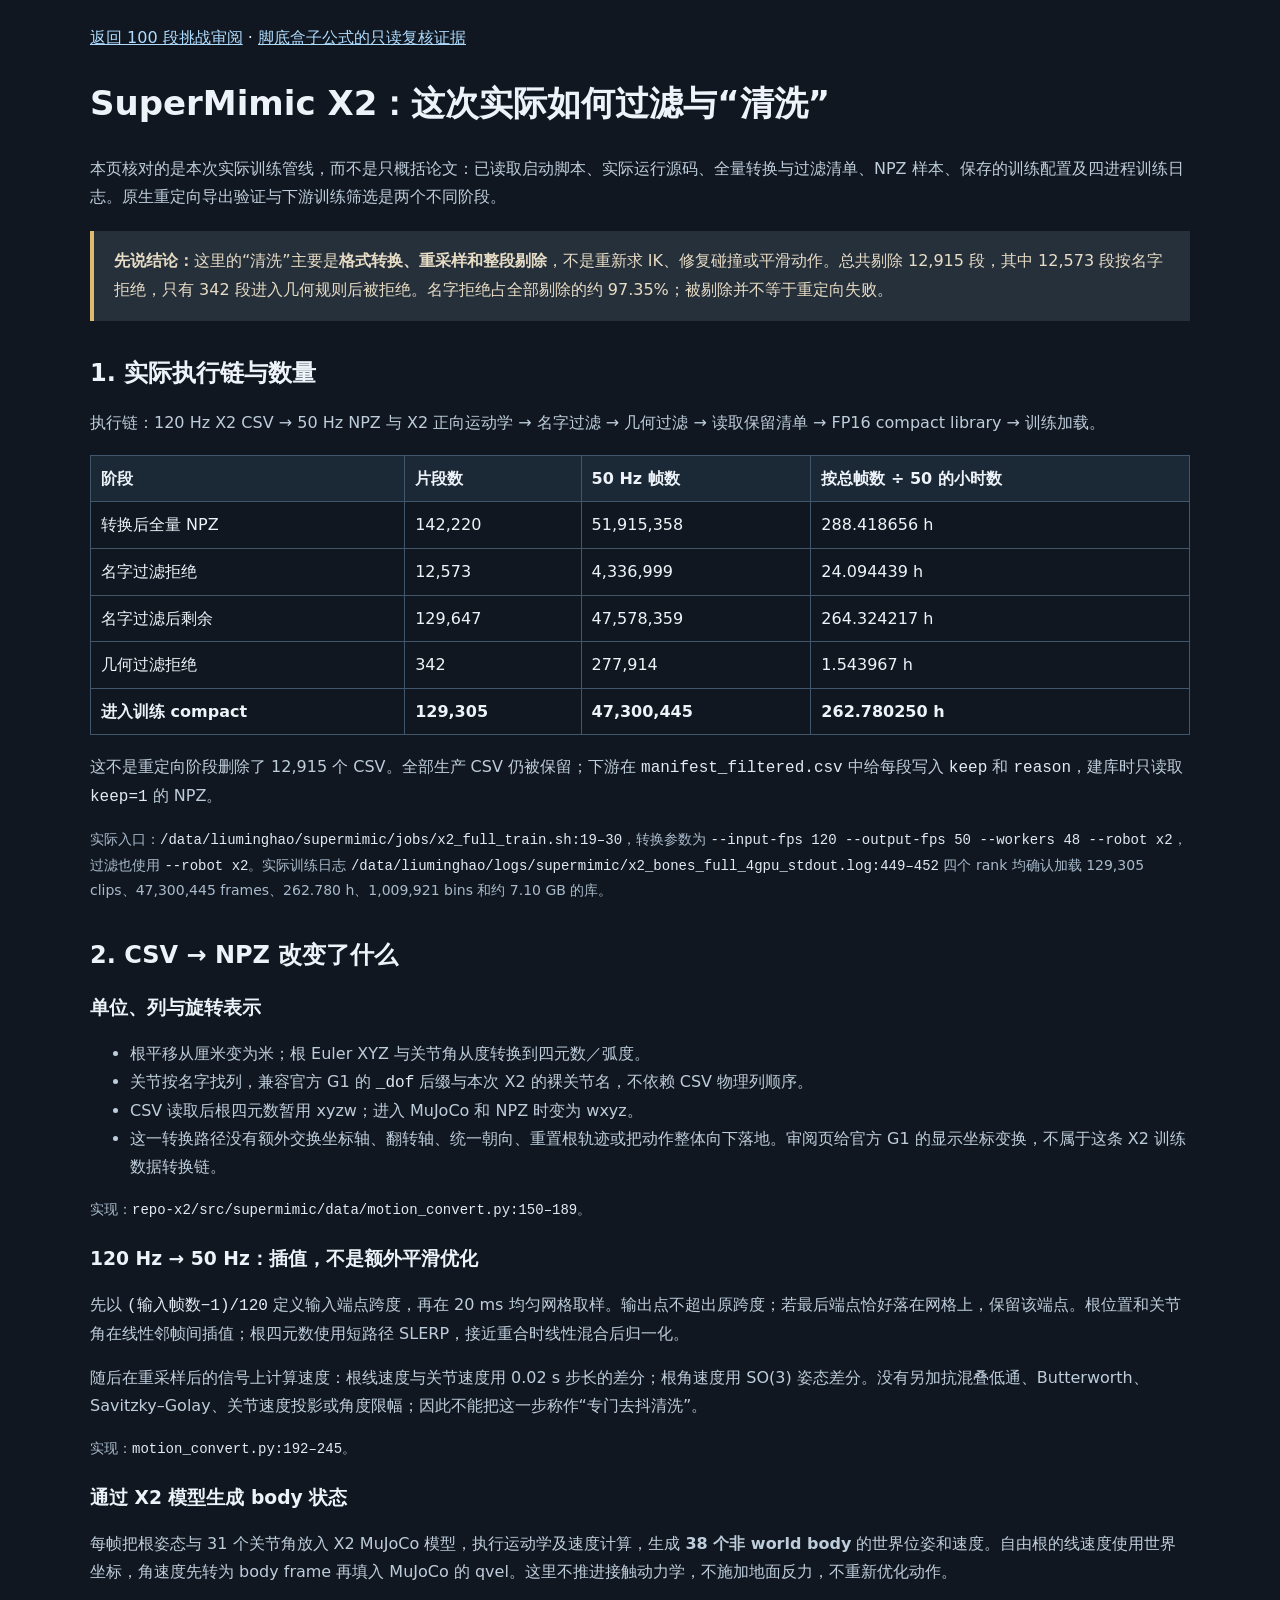
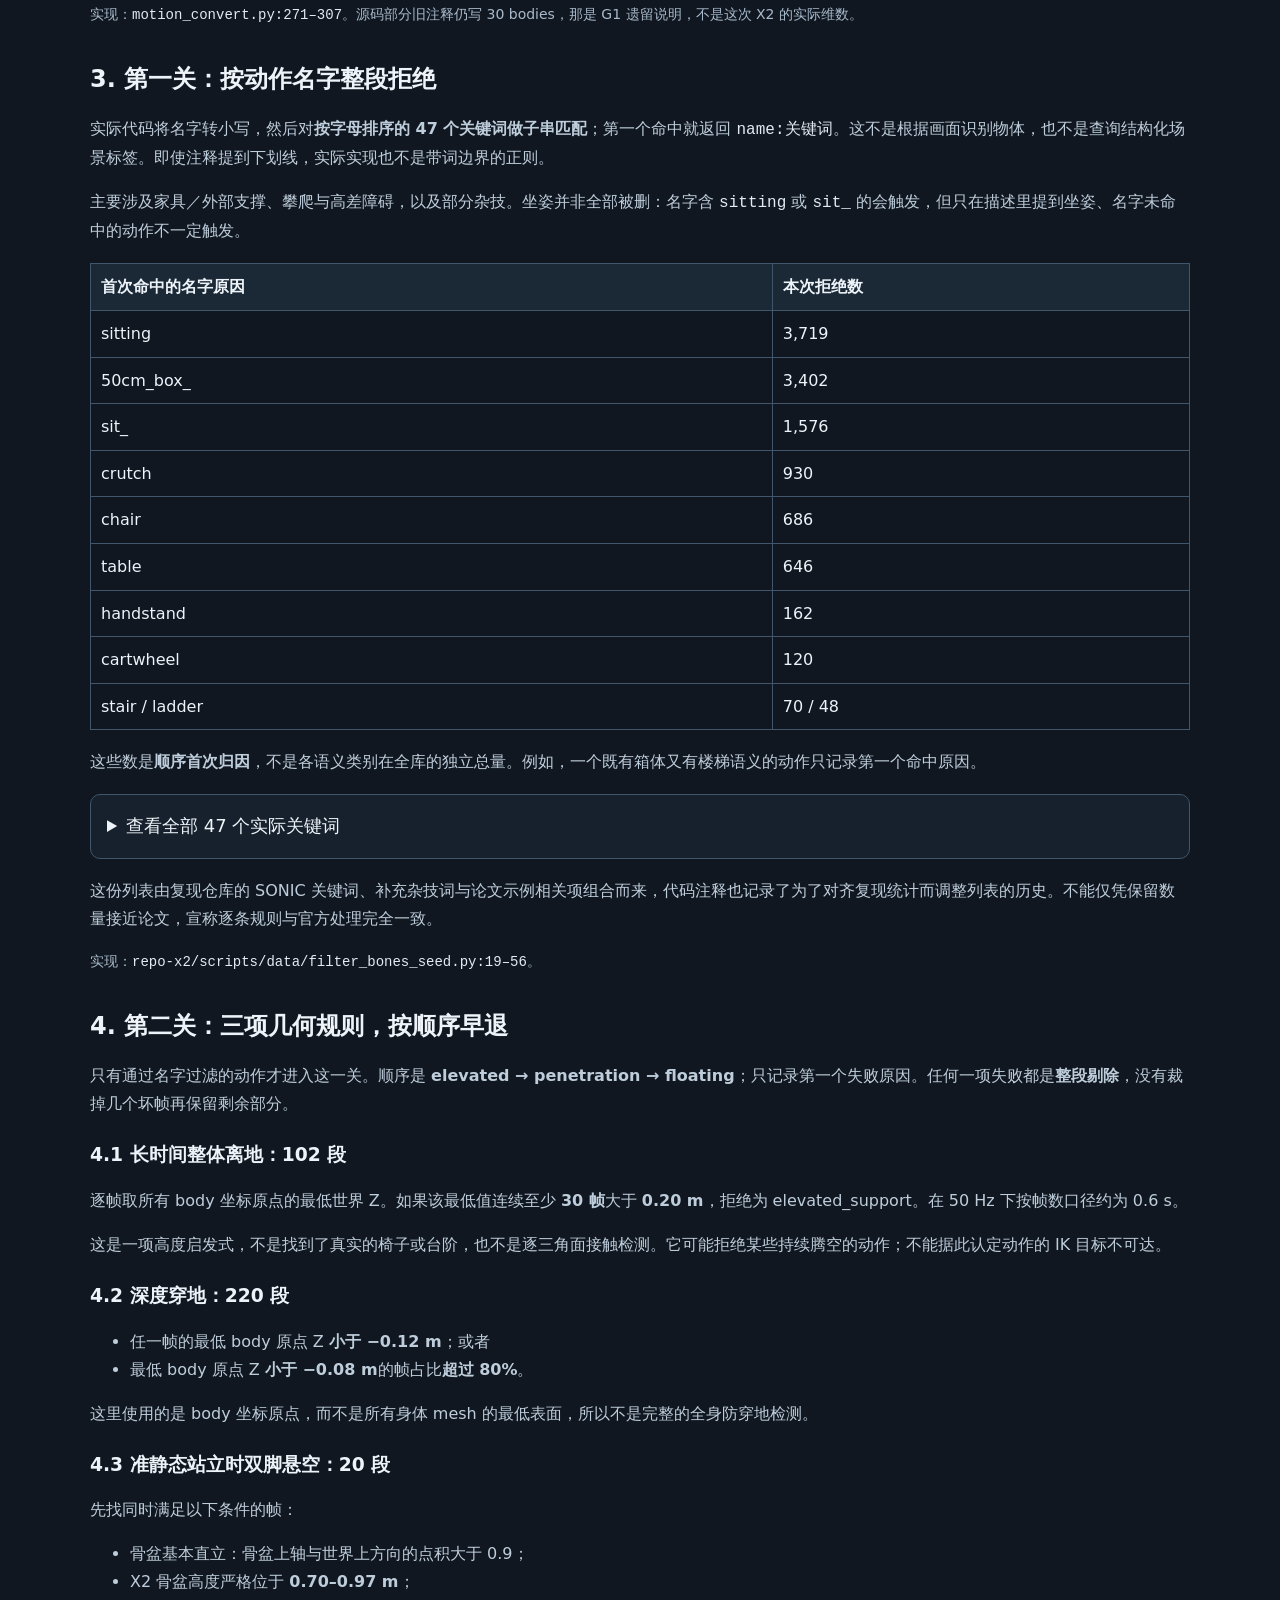
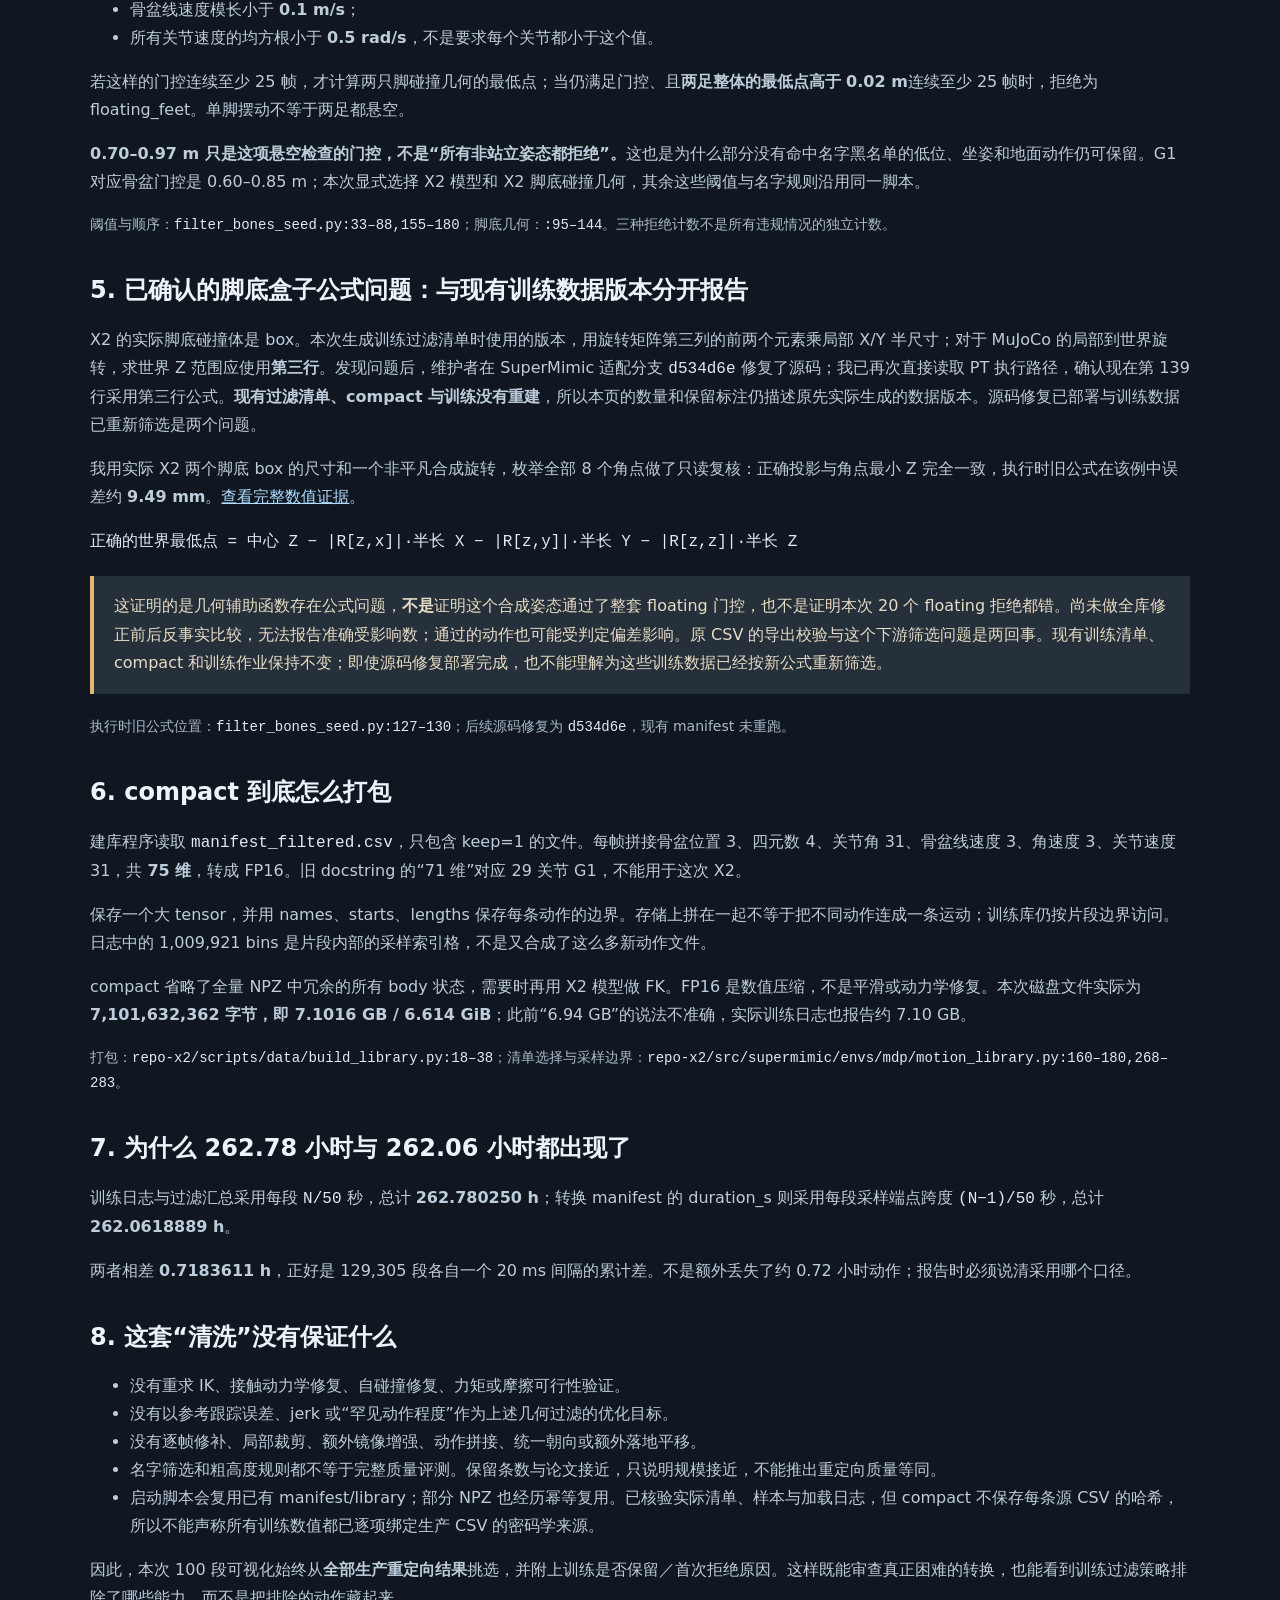
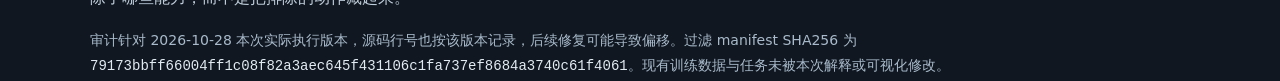
<file: local-tools/challenge100-review/web/cleaning.html>
<!doctype html>
<html lang="zh-CN">
<head><meta charset="utf-8"><meta name="viewport" content="width=device-width,initial-scale=1"><title>SuperMimic X2：本次实际数据清洗流程</title><link rel="stylesheet" href="review.css"></head>
<body><article>
<nav><a href="index.html">返回 100 段挑战审阅</a> · <a href="cleaning-math-check.json">脚底盒子公式的只读复核证据</a></nav>
<h1>SuperMimic X2：这次实际如何过滤与“清洗”</h1>
<p>本页核对的是本次实际训练管线，而不是只概括论文：已读取启动脚本、实际运行源码、全量转换与过滤清单、NPZ 样本、保存的训练配置及四进程训练日志。原生重定向导出验证与下游训练筛选是两个不同阶段。</p>
<aside><strong>先说结论：</strong>这里的“清洗”主要是<strong>格式转换、重采样和整段剔除</strong>，不是重新求 IK、修复碰撞或平滑动作。总共剔除 12,915 段，其中 12,573 段按名字拒绝，只有 342 段进入几何规则后被拒绝。名字拒绝占全部剔除的约 97.35%；被剔除并不等于重定向失败。</aside>
<h2>1. 实际执行链与数量</h2>
<p>执行链：120 Hz X2 CSV → 50 Hz NPZ 与 X2 正向运动学 → 名字过滤 → 几何过滤 → 读取保留清单 → FP16 compact library → 训练加载。</p>
<table><thead><tr><th>阶段</th><th>片段数</th><th>50 Hz 帧数</th><th>按总帧数 ÷ 50 的小时数</th></tr></thead><tbody>
<tr><td>转换后全量 NPZ</td><td>142,220</td><td>51,915,358</td><td>288.418656 h</td></tr>
<tr><td>名字过滤拒绝</td><td>12,573</td><td>4,336,999</td><td>24.094439 h</td></tr>
<tr><td>名字过滤后剩余</td><td>129,647</td><td>47,578,359</td><td>264.324217 h</td></tr>
<tr><td>几何过滤拒绝</td><td>342</td><td>277,914</td><td>1.543967 h</td></tr>
<tr><td><strong>进入训练 compact</strong></td><td><strong>129,305</strong></td><td><strong>47,300,445</strong></td><td><strong>262.780250 h</strong></td></tr>
</tbody></table>
<p>这不是重定向阶段删除了 12,915 个 CSV。全部生产 CSV 仍被保留；下游在 <code>manifest_filtered.csv</code> 中给每段写入 <code>keep</code> 和 <code>reason</code>，建库时只读取 <code>keep=1</code> 的 NPZ。</p>
<p class="subtle">实际入口：<code>/data/liuminghao/supermimic/jobs/x2_full_train.sh:19–30</code>，转换参数为 <code>--input-fps 120 --output-fps 50 --workers 48 --robot x2</code>，过滤也使用 <code>--robot x2</code>。实际训练日志 <code>/data/liuminghao/logs/supermimic/x2_bones_full_4gpu_stdout.log:449–452</code> 四个 rank 均确认加载 129,305 clips、47,300,445 frames、262.780 h、1,009,921 bins 和约 7.10 GB 的库。</p>
<h2>2. CSV → NPZ 改变了什么</h2>
<h3>单位、列与旋转表示</h3>
<ul><li>根平移从厘米变为米；根 Euler XYZ 与关节角从度转换到四元数／弧度。</li><li>关节按名字找列，兼容官方 G1 的 <code>_dof</code> 后缀与本次 X2 的裸关节名，不依赖 CSV 物理列顺序。</li><li>CSV 读取后根四元数暂用 xyzw；进入 MuJoCo 和 NPZ 时变为 wxyz。</li><li>这一转换路径没有额外交换坐标轴、翻转轴、统一朝向、重置根轨迹或把动作整体向下落地。审阅页给官方 G1 的显示坐标变换，不属于这条 X2 训练数据转换链。</li></ul>
<p class="subtle">实现：<code>repo-x2/src/supermimic/data/motion_convert.py:150–189</code>。</p>
<h3>120 Hz → 50 Hz：插值，不是额外平滑优化</h3>
<p>先以 <code>(输入帧数−1)/120</code> 定义输入端点跨度，再在 20 ms 均匀网格取样。输出点不超出原跨度；若最后端点恰好落在网格上，保留该端点。根位置和关节角在线性邻帧间插值；根四元数使用短路径 SLERP，接近重合时线性混合后归一化。</p>
<p>随后在重采样后的信号上计算速度：根线速度与关节速度用 0.02 s 步长的差分；根角速度用 SO(3) 姿态差分。没有另加抗混叠低通、Butterworth、Savitzky–Golay、关节速度投影或角度限幅；因此不能把这一步称作“专门去抖清洗”。</p>
<p class="subtle">实现：<code>motion_convert.py:192–245</code>。</p>
<h3>通过 X2 模型生成 body 状态</h3>
<p>每帧把根姿态与 31 个关节角放入 X2 MuJoCo 模型，执行运动学及速度计算，生成 <strong>38 个非 world body</strong> 的世界位姿和速度。自由根的线速度使用世界坐标，角速度先转为 body frame 再填入 MuJoCo 的 qvel。这里不推进接触动力学，不施加地面反力，不重新优化动作。</p>
<p class="subtle">实现：<code>motion_convert.py:271–307</code>。源码部分旧注释仍写 30 bodies，那是 G1 遗留说明，不是这次 X2 的实际维数。</p>
<h2>3. 第一关：按动作名字整段拒绝</h2>
<p>实际代码将名字转小写，然后对<strong>按字母排序的 47 个关键词做子串匹配</strong>；第一个命中就返回 <code>name:关键词</code>。这不是根据画面识别物体，也不是查询结构化场景标签。即使注释提到下划线，实际实现也不是带词边界的正则。</p>
<p>主要涉及家具／外部支撑、攀爬与高差障碍，以及部分杂技。坐姿并非全部被删：名字含 <code>sitting</code> 或 <code>sit_</code> 的会触发，但只在描述里提到坐姿、名字未命中的动作不一定触发。</p>
<table><thead><tr><th>首次命中的名字原因</th><th>本次拒绝数</th></tr></thead><tbody>
<tr><td>sitting</td><td>3,719</td></tr><tr><td>50cm_box_</td><td>3,402</td></tr><tr><td>sit_</td><td>1,576</td></tr><tr><td>crutch</td><td>930</td></tr><tr><td>chair</td><td>686</td></tr><tr><td>table</td><td>646</td></tr><tr><td>handstand</td><td>162</td></tr><tr><td>cartwheel</td><td>120</td></tr><tr><td>stair / ladder</td><td>70 / 48</td></tr>
</tbody></table>
<p>这些数是<strong>顺序首次归因</strong>，不是各语义类别在全库的独立总量。例如，一个既有箱体又有楼梯语义的动作只记录第一个命中原因。</p>
<details><summary>查看全部 47 个实际关键词</summary><p><code>230m, 50cm_box_, _bed_, _box_, _ride_, _sit_, _stair, acrobatics_, bed, bike, box_, box_dips, box_hspu, box_jump, cartwheel, chair, climb, com_up_50cm, crutch, fall_from, fence, form_box, handstand, handstand_ff_, jump_off_50cm, jump_over_obstacle_, jump_to_shoulder_roll, kozak_dance, ladder, lift_crate_come_up_, look_over, monkey_jump, off_1m, off_50cm, on_1m, on_box, push_obstacle, safety_roll, scooter, seat, sit_, sitting, stair, step_on, stepdown, table, walking_on_edge</code></p></details>
<p>这份列表由复现仓库的 SONIC 关键词、补充杂技词与论文示例相关项组合而来，代码注释也记录了为了对齐复现统计而调整列表的历史。不能仅凭保留数量接近论文，宣称逐条规则与官方处理完全一致。</p>
<p class="subtle">实现：<code>repo-x2/scripts/data/filter_bones_seed.py:19–56</code>。</p>
<h2>4. 第二关：三项几何规则，按顺序早退</h2>
<p>只有通过名字过滤的动作才进入这一关。顺序是 <strong>elevated → penetration → floating</strong>；只记录第一个失败原因。任何一项失败都是<strong>整段剔除</strong>，没有裁掉几个坏帧再保留剩余部分。</p>
<h3>4.1 长时间整体离地：102 段</h3>
<p>逐帧取所有 body 坐标原点的最低世界 Z。如果该最低值连续至少 <strong>30 帧</strong>大于 <strong>0.20 m</strong>，拒绝为 elevated_support。在 50 Hz 下按帧数口径约为 0.6 s。</p>
<p>这是一项高度启发式，不是找到了真实的椅子或台阶，也不是逐三角面接触检测。它可能拒绝某些持续腾空的动作；不能据此认定动作的 IK 目标不可达。</p>
<h3>4.2 深度穿地：220 段</h3>
<ul><li>任一帧的最低 body 原点 Z <strong>小于 −0.12 m</strong>；或者</li><li>最低 body 原点 Z <strong>小于 −0.08 m</strong>的帧占比<strong>超过 80%</strong>。</li></ul>
<p>这里使用的是 body 坐标原点，而不是所有身体 mesh 的最低表面，所以不是完整的全身防穿地检测。</p>
<h3>4.3 准静态站立时双脚悬空：20 段</h3>
<p>先找同时满足以下条件的帧：</p>
<ul><li>骨盆基本直立：骨盆上轴与世界上方向的点积大于 0.9；</li><li>X2 骨盆高度严格位于 <strong>0.70–0.97 m</strong>；</li><li>骨盆线速度模长小于 <strong>0.1 m/s</strong>；</li><li>所有关节速度的均方根小于 <strong>0.5 rad/s</strong>，不是要求每个关节都小于这个值。</li></ul>
<p>若这样的门控连续至少 25 帧，才计算两只脚碰撞几何的最低点；当仍满足门控、且<strong>两足整体的最低点高于 0.02 m</strong>连续至少 25 帧时，拒绝为 floating_feet。单脚摆动不等于两足都悬空。</p>
<p><strong>0.70–0.97 m 只是这项悬空检查的门控，不是“所有非站立姿态都拒绝”。</strong>这也是为什么部分没有命中名字黑名单的低位、坐姿和地面动作仍可保留。G1 对应骨盆门控是 0.60–0.85 m；本次显式选择 X2 模型和 X2 脚底碰撞几何，其余这些阈值与名字规则沿用同一脚本。</p>
<p class="subtle">阈值与顺序：<code>filter_bones_seed.py:33–88,155–180</code>；脚底几何：<code>:95–144</code>。三种拒绝计数不是所有违规情况的独立计数。</p>
<h2>5. 已确认的脚底盒子公式问题：与现有训练数据版本分开报告</h2>
<p>X2 的实际脚底碰撞体是 box。本次生成训练过滤清单时使用的版本，用旋转矩阵第三列的前两个元素乘局部 X/Y 半尺寸；对于 MuJoCo 的局部到世界旋转，求世界 Z 范围应使用<strong>第三行</strong>。发现问题后，维护者在 SuperMimic 适配分支 <code>d534d6e</code> 修复了源码；我已再次直接读取 PT 执行路径，确认现在第 139 行采用第三行公式。<strong>现有过滤清单、compact 与训练没有重建</strong>，所以本页的数量和保留标注仍描述原先实际生成的数据版本。源码修复已部署与训练数据已重新筛选是两个问题。</p>
<p>我用实际 X2 两个脚底 box 的尺寸和一个非平凡合成旋转，枚举全部 8 个角点做了只读复核：正确投影与角点最小 Z 完全一致，执行时旧公式在该例中误差约 <strong>9.49 mm</strong>。<a href="cleaning-math-check.json">查看完整数值证据</a>。</p>
<p><code>正确的世界最低点 = 中心 Z − |R[z,x]|·半长 X − |R[z,y]|·半长 Y − |R[z,z]|·半长 Z</code></p>
<aside>这证明的是几何辅助函数存在公式问题，<strong>不是</strong>证明这个合成姿态通过了整套 floating 门控，也不是证明本次 20 个 floating 拒绝都错。尚未做全库修正前后反事实比较，无法报告准确受影响数；通过的动作也可能受判定偏差影响。原 CSV 的导出校验与这个下游筛选问题是两回事。现有训练清单、compact 和训练作业保持不变；即使源码修复部署完成，也不能理解为这些训练数据已经按新公式重新筛选。</aside>
<p class="subtle">执行时旧公式位置：<code>filter_bones_seed.py:127–130</code>；后续源码修复为 <code>d534d6e</code>，现有 manifest 未重跑。</p>
<h2>6. compact 到底怎么打包</h2>
<p>建库程序读取 <code>manifest_filtered.csv</code>，只包含 keep=1 的文件。每帧拼接骨盆位置 3、四元数 4、关节角 31、骨盆线速度 3、角速度 3、关节速度 31，共 <strong>75 维</strong>，转成 FP16。旧 docstring 的“71 维”对应 29 关节 G1，不能用于这次 X2。</p>
<p>保存一个大 tensor，并用 names、starts、lengths 保存每条动作的边界。存储上拼在一起不等于把不同动作连成一条运动；训练库仍按片段边界访问。日志中的 1,009,921 bins 是片段内部的采样索引格，不是又合成了这么多新动作文件。</p>
<p>compact 省略了全量 NPZ 中冗余的所有 body 状态，需要时再用 X2 模型做 FK。FP16 是数值压缩，不是平滑或动力学修复。本次磁盘文件实际为 <strong>7,101,632,362 字节，即 7.1016 GB / 6.614 GiB</strong>；此前“6.94 GB”的说法不准确，实际训练日志也报告约 7.10 GB。</p>
<p class="subtle">打包：<code>repo-x2/scripts/data/build_library.py:18–38</code>；清单选择与采样边界：<code>repo-x2/src/supermimic/envs/mdp/motion_library.py:160–180,268–283</code>。</p>
<h2>7. 为什么 262.78 小时与 262.06 小时都出现了</h2>
<p>训练日志与过滤汇总采用每段 <code>N/50</code> 秒，总计 <strong>262.780250 h</strong>；转换 manifest 的 duration_s 则采用每段采样端点跨度 <code>(N−1)/50</code> 秒，总计 <strong>262.0618889 h</strong>。</p>
<p>两者相差 <strong>0.7183611 h</strong>，正好是 129,305 段各自一个 20 ms 间隔的累计差。不是额外丢失了约 0.72 小时动作；报告时必须说清采用哪个口径。</p>
<h2>8. 这套“清洗”没有保证什么</h2>
<ul><li>没有重求 IK、接触动力学修复、自碰撞修复、力矩或摩擦可行性验证。</li><li>没有以参考跟踪误差、jerk 或“罕见动作程度”作为上述几何过滤的优化目标。</li><li>没有逐帧修补、局部裁剪、额外镜像增强、动作拼接、统一朝向或额外落地平移。</li><li>名字筛选和粗高度规则都不等于完整质量评测。保留条数与论文接近，只说明规模接近，不能推出重定向质量等同。</li><li>启动脚本会复用已有 manifest/library；部分 NPZ 也经历幂等复用。已核验实际清单、样本与加载日志，但 compact 不保存每条源 CSV 的哈希，所以不能声称所有训练数值都已逐项绑定生产 CSV 的密码学来源。</li></ul>
<p>因此，本次 100 段可视化始终从<strong>全部生产重定向结果</strong>挑选，并附上训练是否保留／首次拒绝原因。这样既能审查真正困难的转换，也能看到训练过滤策略排除了哪些能力，而不是把排除的动作藏起来。</p>
<p class="subtle">审计针对 2026-10-28 本次实际执行版本，源码行号也按该版本记录，后续修复可能导致偏移。过滤 manifest SHA256 为 <code>79173bbff66004ff1c08f82a3aec645f431106c1fa737ef8684a3740c61f4061</code>。现有训练数据与任务未被本次解释或可视化修改。</p>
</article></body></html>
</file>
<file: local-tools/challenge100-review/web/review.css>
:root{color-scheme:dark;font:16px system-ui,sans-serif;background:#101720;color:#edf3f8}*{box-sizing:border-box}body{max-width:1920px;margin:24px auto;padding:0 20px}h1{font-size:clamp(24px,3vw,34px)}p,li{line-height:1.75;color:#becddb}a{color:#afdcff}nav{line-height:1.8}aside{padding:16px 20px;margin:20px 0;background:#26303b;border-left:4px solid #e0b86f;line-height:1.8;color:#e7dcc5}.filters{display:flex;flex-wrap:wrap;align-items:end;gap:16px;padding:16px;background:#17212d;border:1px solid #41556b;border-radius:10px}label{display:flex;flex-direction:column;gap:7px;font-size:14px;color:#becddb}input,select{font:inherit;color:#edf3f8;background:#101720;border:1px solid #64798e;border-radius:5px;padding:9px}input[type=search]{width:min(360px,75vw)}.checkbox{flex-direction:row;align-items:center;min-height:40px}details{padding:16px;border:1px solid #41556b;border-radius:10px;margin:18px 0;background:#17212d}summary{font-size:18px;cursor:pointer;overflow-wrap:anywhere;line-height:1.7}summary:focus-visible,a:focus-visible{outline:2px solid #afdcff;outline-offset:4px}.motion-title{font-weight:650}.badge{display:inline-block;margin-left:10px;padding:2px 8px;border-radius:4px;background:#2c3a49;color:#e1eaf2;font-size:13px;font-weight:400}.retained{background:#244238;color:#d0eedc}.rejected{background:#4a342b;color:#f4dcc7}.motion-description{margin-bottom:8px}.motion-context{font-size:14px;overflow-wrap:anywhere}video{display:block;width:100%;max-height:86vh;background:#000;margin-top:12px}.motion-links{display:flex;flex-wrap:wrap;gap:18px;margin-top:12px}.video-error{color:#f4dcc7}footer{margin:40px 0;border-top:1px solid #41556b}article{max-width:1100px;margin:auto}article h2{margin-top:36px}article h3{margin-top:24px}table{border-collapse:collapse;width:100%;margin:18px 0}th,td{padding:10px;text-align:left;border:1px solid #41556b;line-height:1.6}th{background:#1b2937}code{overflow-wrap:anywhere;color:#e2eaf2}pre{padding:16px;background:#17212d;overflow:auto;line-height:1.6}.subtle{font-size:14px;color:#a8bacb}@media(max-width:650px){body{padding:0 12px;margin:14px auto}details{padding:10px}.filters{gap:12px}th,td{padding:7px;font-size:14px}}
</file>
